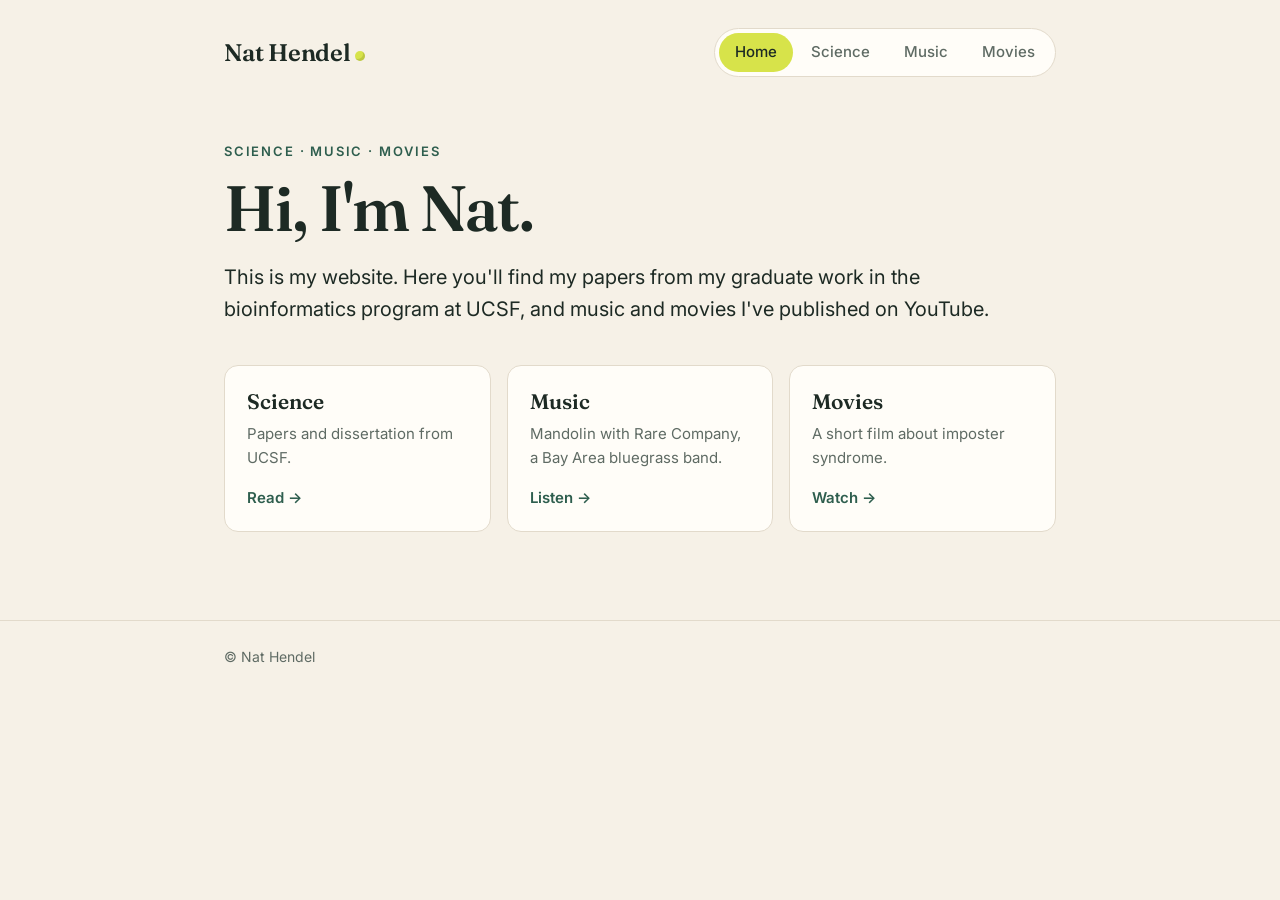
<file: index.html>
<!doctype html>
<html lang="en">
<head>
  <meta charset="utf-8">
  <meta name="viewport" content="width=device-width, initial-scale=1">
  <title>Nat Hendel</title>
  <meta name="description" content="Nat Hendel's homepage: science, music and movies.">
  <link rel="preconnect" href="https://fonts.googleapis.com">
  <link rel="preconnect" href="https://fonts.gstatic.com" crossorigin>
  <link href="https://fonts.googleapis.com/css2?family=Fraunces:opsz,wght@9..144,500;9..144,600&family=Inter:wght@400;500;600&display=swap" rel="stylesheet">
  <link rel="stylesheet" href="/style.css">
</head>
<body>
  <header class="site-header">
    <div class="wrap">
      <a class="name" href="/">Nat Hendel<span class="dot" aria-hidden="true"></span></a>
      <nav aria-label="Main">
      <ul class="tabs">
        <li><a href="/" aria-current="page">Home</a></li>
        <li><a href="/science/">Science</a></li>
        <li><a href="/music/">Music</a></li>
        <li><a href="/movies/">Movies</a></li>
      </ul>
      </nav>
    </div>
  </header>

  <main class="wrap">
    <p class="eyebrow">Science · Music · Movies</p>
    <h1>Hi, I'm Nat.</h1>
    <p class="lead">This is my website. Here you'll find my papers from my graduate work in the bioinformatics program at UCSF, and music and movies I've published on YouTube.</p>

    <div class="cards">
      <a class="card" href="/science/">
        <h3>Science</h3>
        <p>Papers and dissertation from UCSF.</p>
        <span class="arrow">Read →</span>
      </a>
      <a class="card" href="/music/">
        <h3>Music</h3>
        <p>Mandolin with Rare Company, a Bay Area bluegrass band.</p>
        <span class="arrow">Listen →</span>
      </a>
      <a class="card" href="/movies/">
        <h3>Movies</h3>
        <p>A short film about imposter syndrome.</p>
        <span class="arrow">Watch →</span>
      </a>
    </div>
  </main>

  <footer><div class="wrap">© Nat Hendel</div></footer>
</body>
</html>
</file>
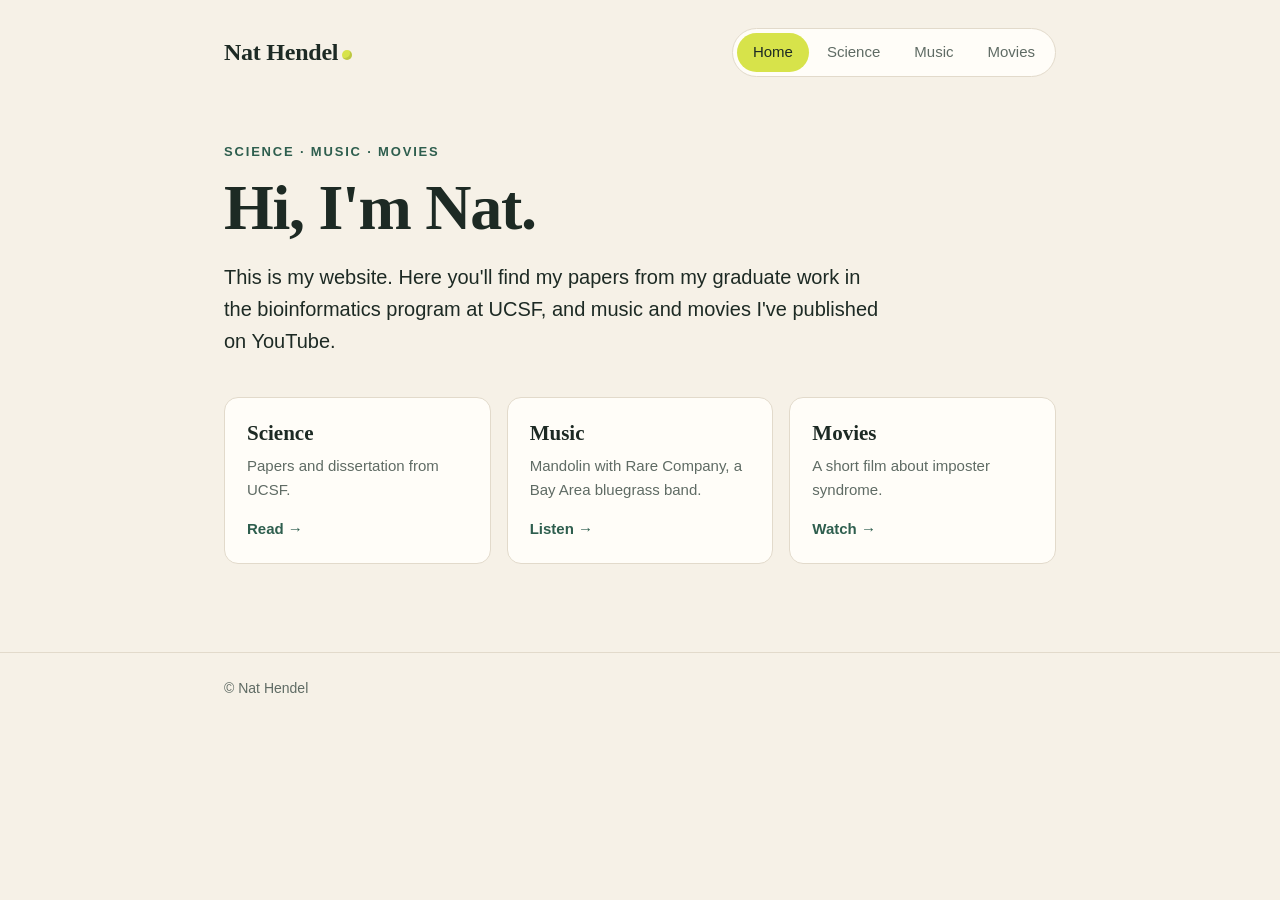
<file: home/index.html>
<!doctype html>
<html lang="en">
<head>
  <meta charset="utf-8">
  <title>Nat Hendel</title>
  <link rel="canonical" href="https://www.nathendel.com/">
  <meta http-equiv="refresh" content="0; url=/">
</head>
<body><p><a href="/">This page has moved.</a></p></body>
</html>
</file>
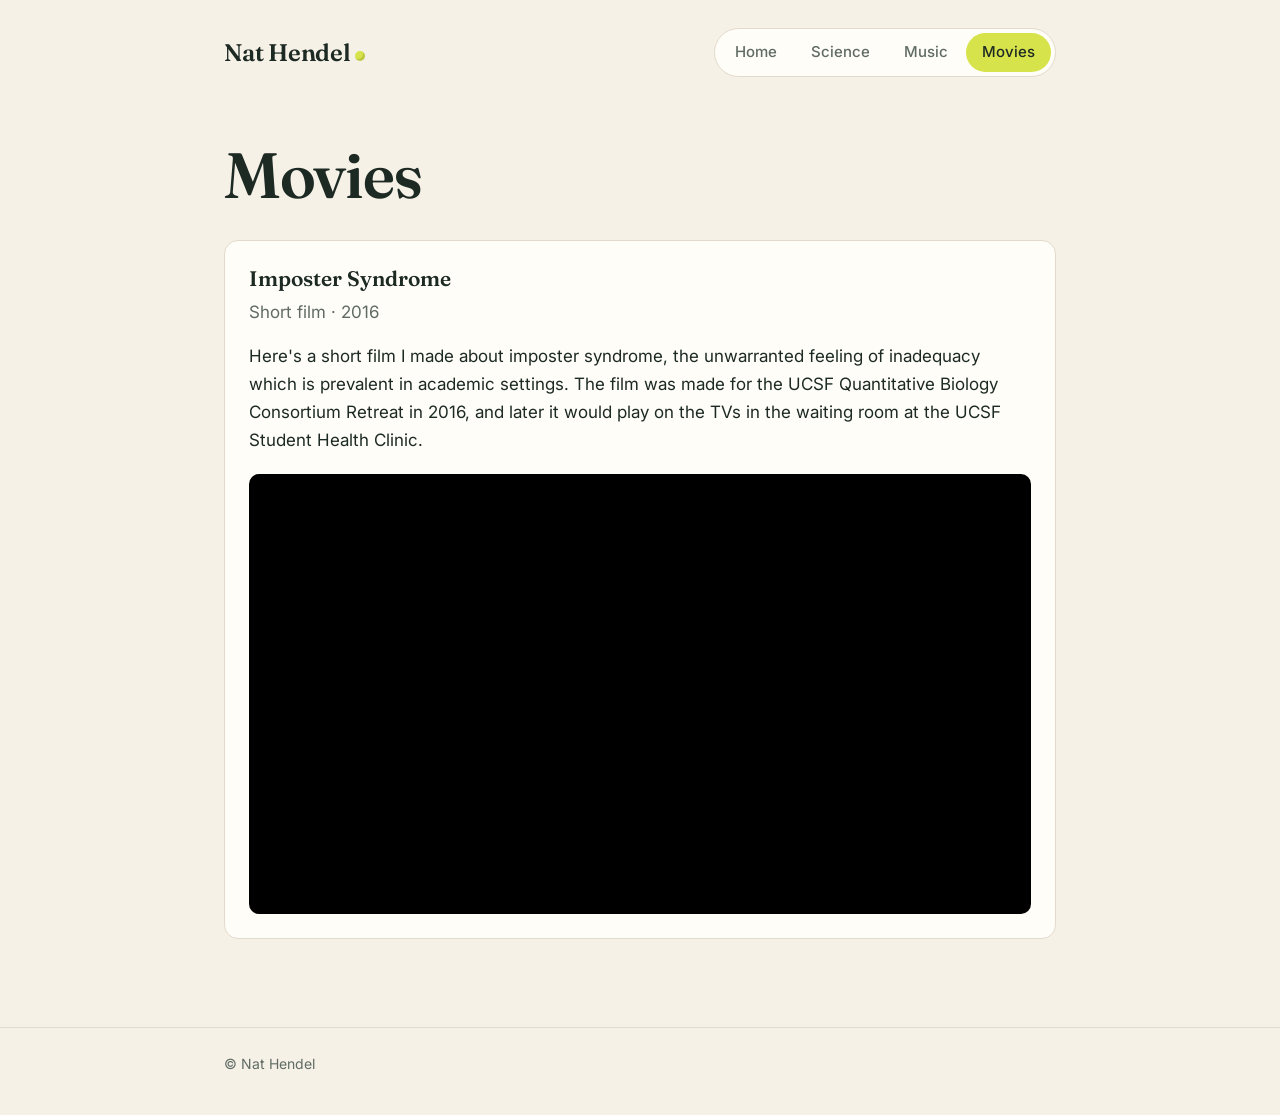
<file: movies/index.html>
<!doctype html>
<html lang="en">
<head>
  <meta charset="utf-8">
  <meta name="viewport" content="width=device-width, initial-scale=1">
  <title>Movies · Nat Hendel</title>
  <meta name="description" content="Imposter Syndrome, a short film by Nat Hendel.">
  <link rel="preconnect" href="https://fonts.googleapis.com">
  <link rel="preconnect" href="https://fonts.gstatic.com" crossorigin>
  <link href="https://fonts.googleapis.com/css2?family=Fraunces:opsz,wght@9..144,500;9..144,600&family=Inter:wght@400;500;600&display=swap" rel="stylesheet">
  <link rel="stylesheet" href="/style.css">
</head>
<body>
  <header class="site-header">
    <div class="wrap">
      <a class="name" href="/">Nat Hendel<span class="dot" aria-hidden="true"></span></a>
      <nav aria-label="Main">
      <ul class="tabs">
        <li><a href="/">Home</a></li>
        <li><a href="/science/">Science</a></li>
        <li><a href="/music/">Music</a></li>
        <li><a href="/movies/" aria-current="page">Movies</a></li>
      </ul>
      </nav>
    </div>
  </header>

  <main class="wrap">
    <h1>Movies</h1>

    <div class="feature">
      <h3>Imposter Syndrome</h3>
      <p class="muted">Short film · 2016</p>
      <p>Here's a short film I made about imposter syndrome, the unwarranted feeling of inadequacy which is prevalent in academic settings. The film was made for the UCSF Quantitative Biology Consortium Retreat in 2016, and later it would play on the TVs in the waiting room at the UCSF Student Health Clinic.</p>
      <div class="embed">
        <iframe src="https://www.youtube-nocookie.com/embed/-6Fg8EIqvpQ" title="Imposter Syndrome: a short film by Nat Hendel" allow="accelerometer; autoplay; clipboard-write; encrypted-media; gyroscope; picture-in-picture" referrerpolicy="strict-origin-when-cross-origin" allowfullscreen></iframe>
      </div>
    </div>
  </main>

  <footer><div class="wrap">© Nat Hendel</div></footer>
</body>
</html>
</file>
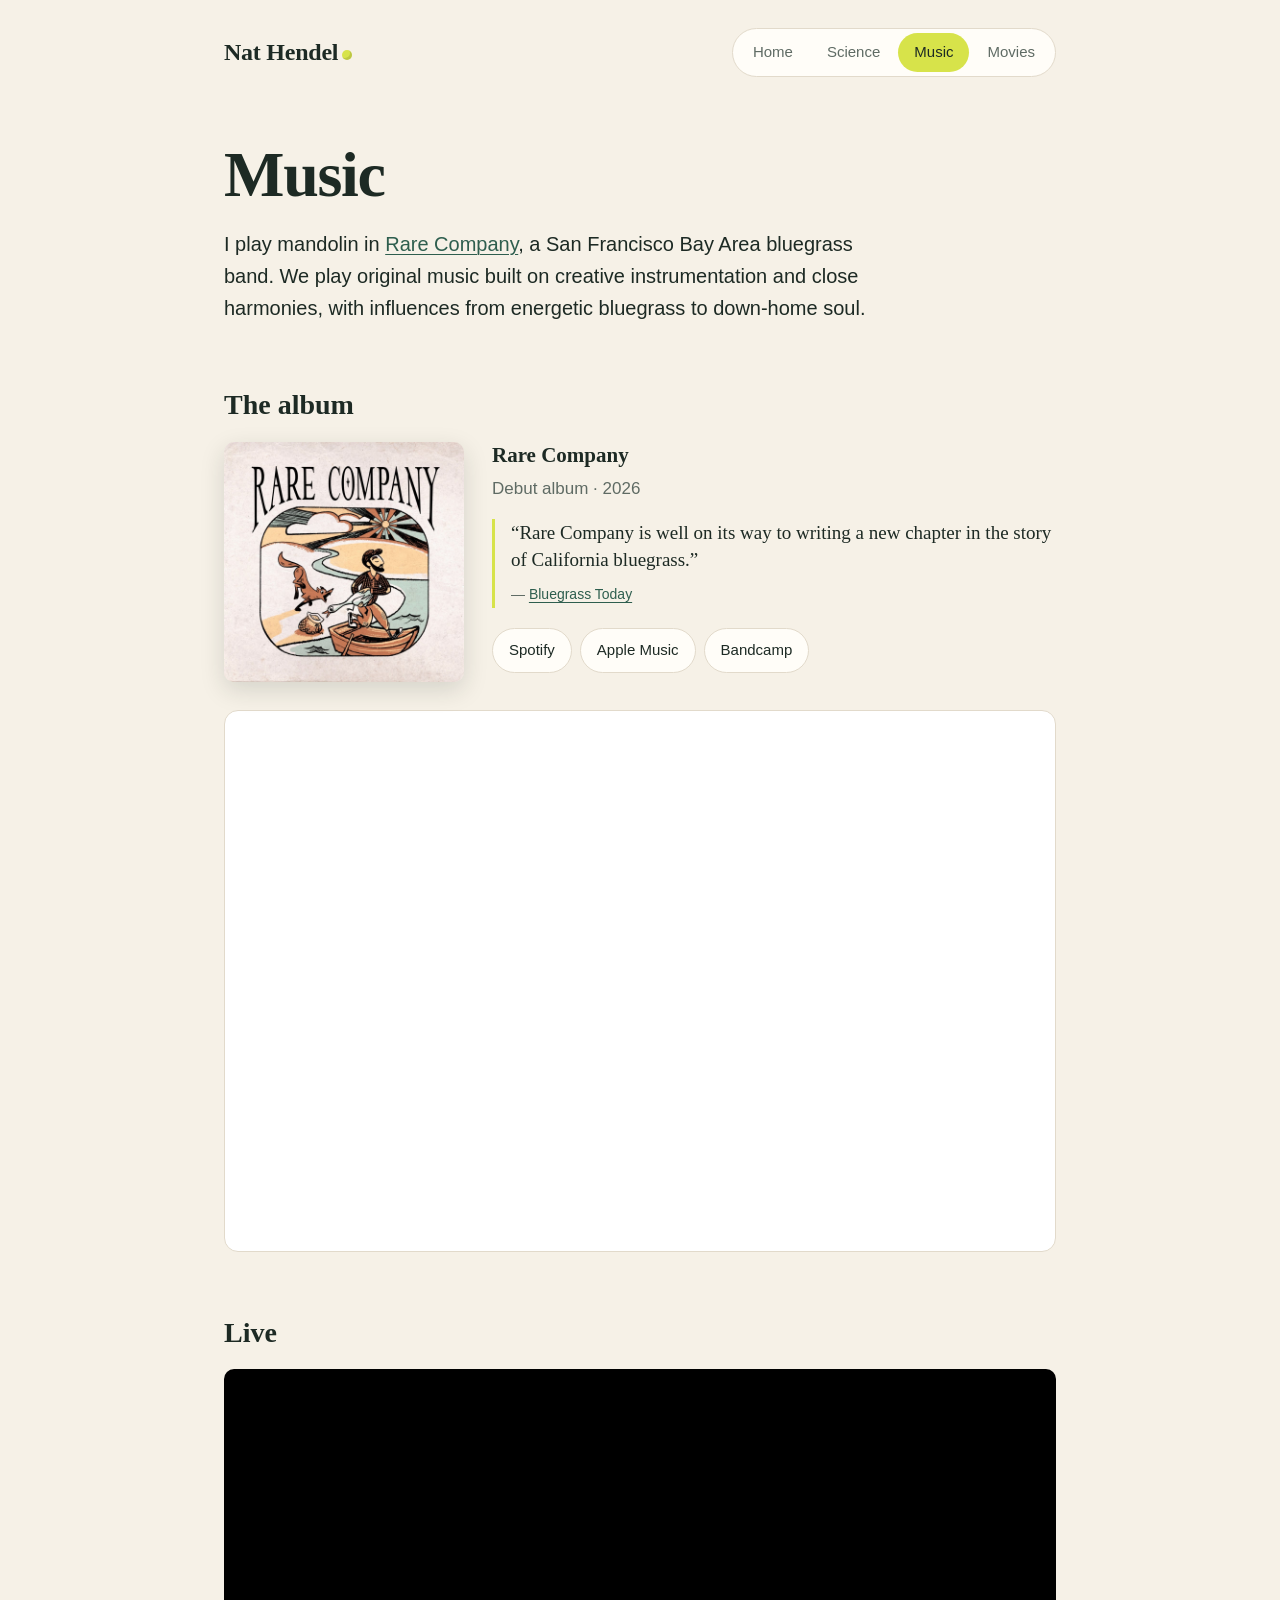
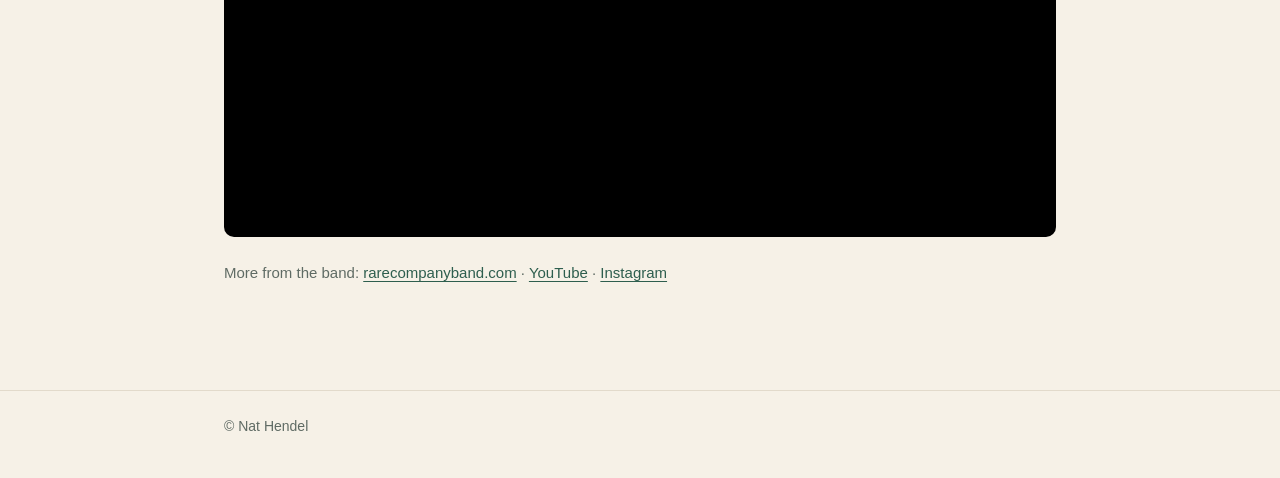
<file: music-movies/index.html>
<!doctype html>
<html lang="en">
<head>
  <meta charset="utf-8">
  <title>Nat Hendel</title>
  <link rel="canonical" href="https://www.nathendel.com/music/">
  <meta http-equiv="refresh" content="0; url=/music/">
</head>
<body><p><a href="/music/">This page has moved.</a></p></body>
</html>
</file>
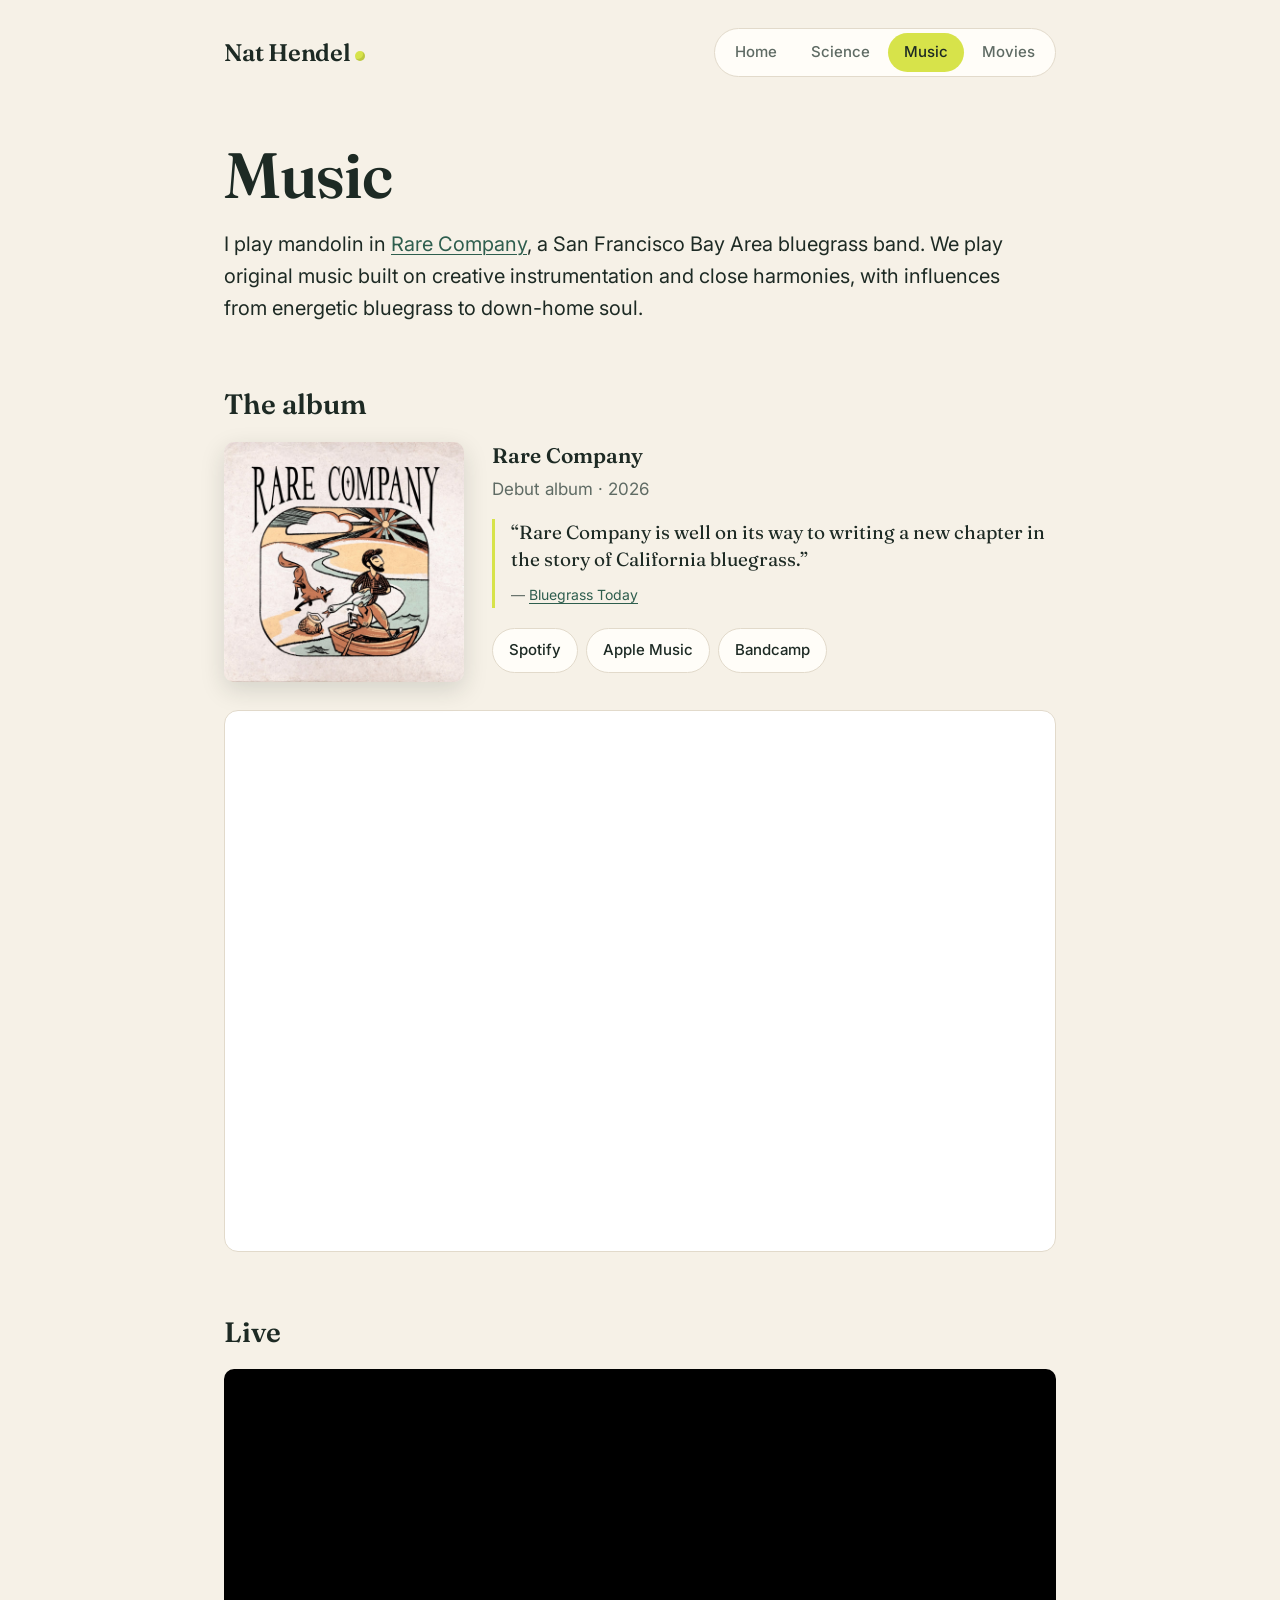
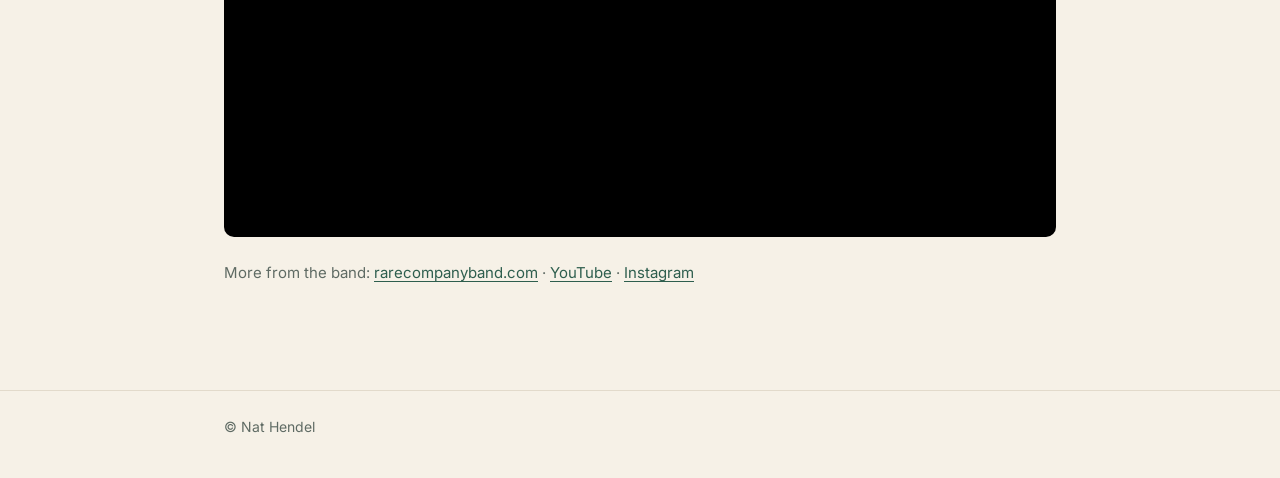
<file: music/index.html>
<!doctype html>
<html lang="en">
<head>
  <meta charset="utf-8">
  <meta name="viewport" content="width=device-width, initial-scale=1">
  <title>Music · Nat Hendel</title>
  <meta name="description" content="Nat Hendel plays mandolin in Rare Company, a San Francisco Bay Area bluegrass band.">
  <link rel="preconnect" href="https://fonts.googleapis.com">
  <link rel="preconnect" href="https://fonts.gstatic.com" crossorigin>
  <link href="https://fonts.googleapis.com/css2?family=Fraunces:opsz,wght@9..144,500;9..144,600&family=Inter:wght@400;500;600&display=swap" rel="stylesheet">
  <link rel="stylesheet" href="/style.css">
</head>
<body>
  <header class="site-header">
    <div class="wrap">
      <a class="name" href="/">Nat Hendel<span class="dot" aria-hidden="true"></span></a>
      <nav aria-label="Main">
      <ul class="tabs">
        <li><a href="/">Home</a></li>
        <li><a href="/science/">Science</a></li>
        <li><a href="/music/" aria-current="page">Music</a></li>
        <li><a href="/movies/">Movies</a></li>
      </ul>
      </nav>
    </div>
  </header>

  <main class="wrap">
    <h1>Music</h1>
    <p class="lead">I play mandolin in <a href="https://rarecompanyband.com/">Rare Company</a>, a San Francisco Bay Area bluegrass band. We play original music built on creative instrumentation and close harmonies, with influences from energetic bluegrass to down-home soul.</p>

    <h2>The album</h2>
    <div class="album">
      <img class="album-cover" src="/assets/images/rare-company-album.jpg" alt="Rare Company album artwork" width="1000" height="1000">
      <div>
        <h3>Rare Company</h3>
        <p class="muted">Debut album · 2026</p>
        <blockquote class="quote">
          <p>“Rare Company is well on its way to writing a new chapter in the story of California bluegrass.”</p>
          <cite><a href="https://bluegrasstoday.com/self-titled-rare-company/">Bluegrass Today</a></cite>
        </blockquote>
        <div class="buttons">
          <a class="button" href="https://open.spotify.com/album/5zx191hx9XzHqg9m8M5ag6">Spotify</a>
          <a class="button" href="https://music.apple.com/us/album/rare-company/1878167831">Apple Music</a>
          <a class="button" href="https://rarecompany.bandcamp.com/album/rare-company">Bandcamp</a>
        </div>
      </div>
    </div>

    <div class="bandcamp">
      <iframe src="https://bandcamp.com/EmbeddedPlayer/album=3678672776/size=large/bgcol=ffffff/linkcol=2e5e4e/tracklist=true/artwork=none/transparent=true/" title="Rare Company album player" seamless></iframe>
    </div>

    <h2>Live</h2>
    <div class="embed">
      <iframe src="https://www.youtube-nocookie.com/embed/FDAQdA58oh0" title="Rare Company live video" allow="accelerometer; autoplay; clipboard-write; encrypted-media; gyroscope; picture-in-picture" referrerpolicy="strict-origin-when-cross-origin" allowfullscreen></iframe>
    </div>

    <p class="more-links">More from the band: <a href="https://rarecompanyband.com/">rarecompanyband.com</a> · <a href="https://www.youtube.com/@RareCompanyBand">YouTube</a> · <a href="https://www.instagram.com/rarecompanyband/">Instagram</a></p>
  </main>

  <footer><div class="wrap">© Nat Hendel</div></footer>
</body>
</html>
</file>
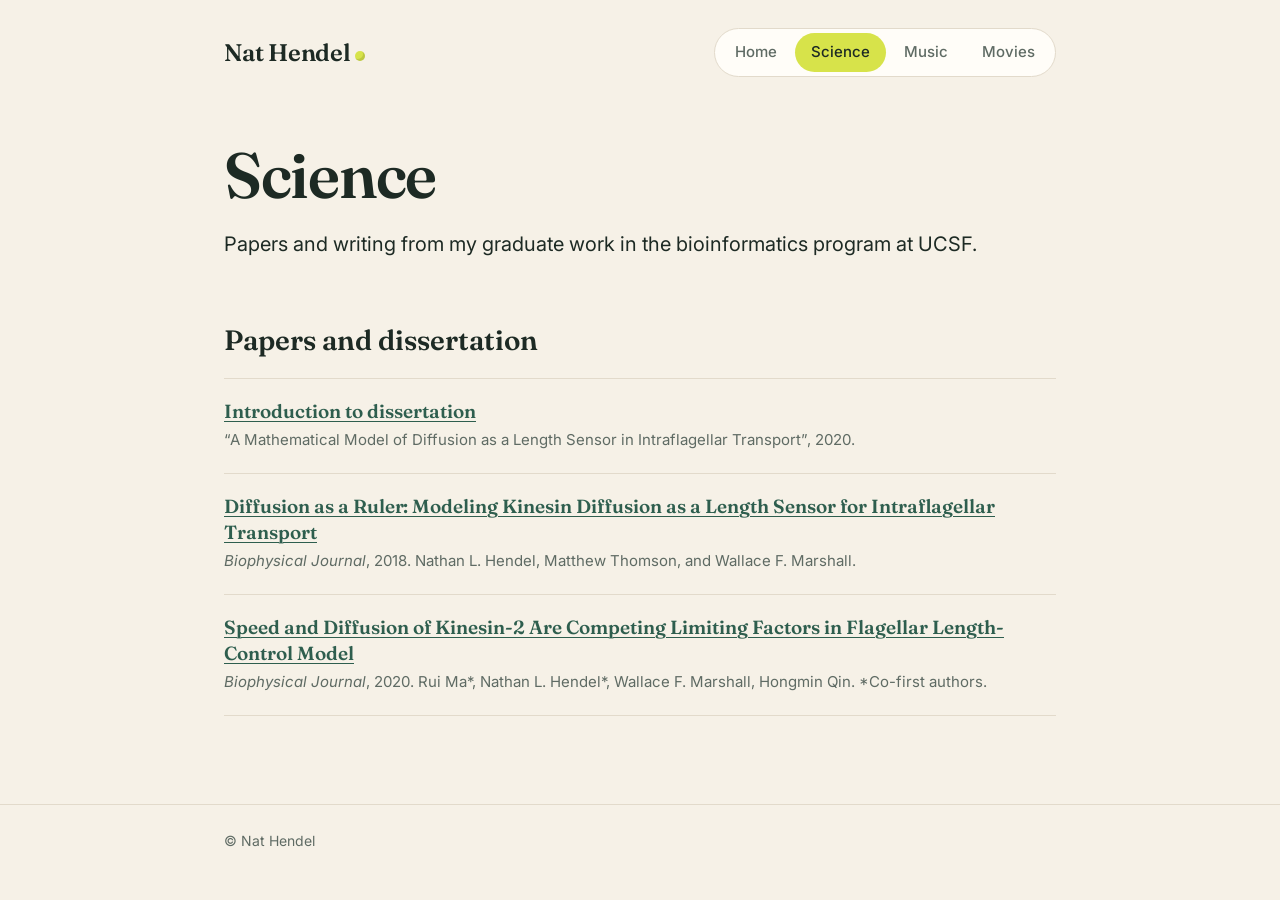
<file: science/index.html>
<!doctype html>
<html lang="en">
<head>
  <meta charset="utf-8">
  <meta name="viewport" content="width=device-width, initial-scale=1">
  <title>Science · Nat Hendel</title>
  <meta name="description" content="Papers and dissertation by Nathan L. Hendel on modeling flagellar length control.">
  <link rel="preconnect" href="https://fonts.googleapis.com">
  <link rel="preconnect" href="https://fonts.gstatic.com" crossorigin>
  <link href="https://fonts.googleapis.com/css2?family=Fraunces:opsz,wght@9..144,500;9..144,600&family=Inter:wght@400;500;600&display=swap" rel="stylesheet">
  <link rel="stylesheet" href="/style.css">
</head>
<body>
  <header class="site-header">
    <div class="wrap">
      <a class="name" href="/">Nat Hendel<span class="dot" aria-hidden="true"></span></a>
      <nav aria-label="Main">
      <ul class="tabs">
        <li><a href="/">Home</a></li>
        <li><a href="/science/" aria-current="page">Science</a></li>
        <li><a href="/music/">Music</a></li>
        <li><a href="/movies/">Movies</a></li>
      </ul>
      </nav>
    </div>
  </header>

  <main class="wrap">
    <h1>Science</h1>
    <p class="lead">Papers and writing from my graduate work in the bioinformatics program at UCSF.</p>

    <h2>Papers and dissertation</h2>
    <ul class="pubs">
      <li>
        <div class="title"><a href="/scientific-writing-and-papers/introduction-to-dissertation/">Introduction to dissertation</a></div>
        <div class="meta">“A Mathematical Model of Diffusion as a Length Sensor in Intraflagellar Transport”, 2020.</div>
      </li>
      <li>
        <div class="title"><a href="https://www.ncbi.nlm.nih.gov/pmc/articles/PMC5985012/">Diffusion as a Ruler: Modeling Kinesin Diffusion as a Length Sensor for Intraflagellar Transport</a></div>
        <div class="meta"><em>Biophysical Journal</em>, 2018. Nathan L. Hendel, Matthew Thomson, and Wallace F. Marshall.</div>
      </li>
      <li>
        <div class="title"><a href="https://pubmed.ncbi.nlm.nih.gov/32365327/">Speed and Diffusion of Kinesin-2 Are Competing Limiting Factors in Flagellar Length-Control Model</a></div>
        <div class="meta"><em>Biophysical Journal</em>, 2020. Rui Ma*, Nathan L. Hendel*, Wallace F. Marshall, Hongmin Qin. *Co-first authors.</div>
      </li>
    </ul>
  </main>

  <footer><div class="wrap">© Nat Hendel</div></footer>
</body>
</html>
</file>
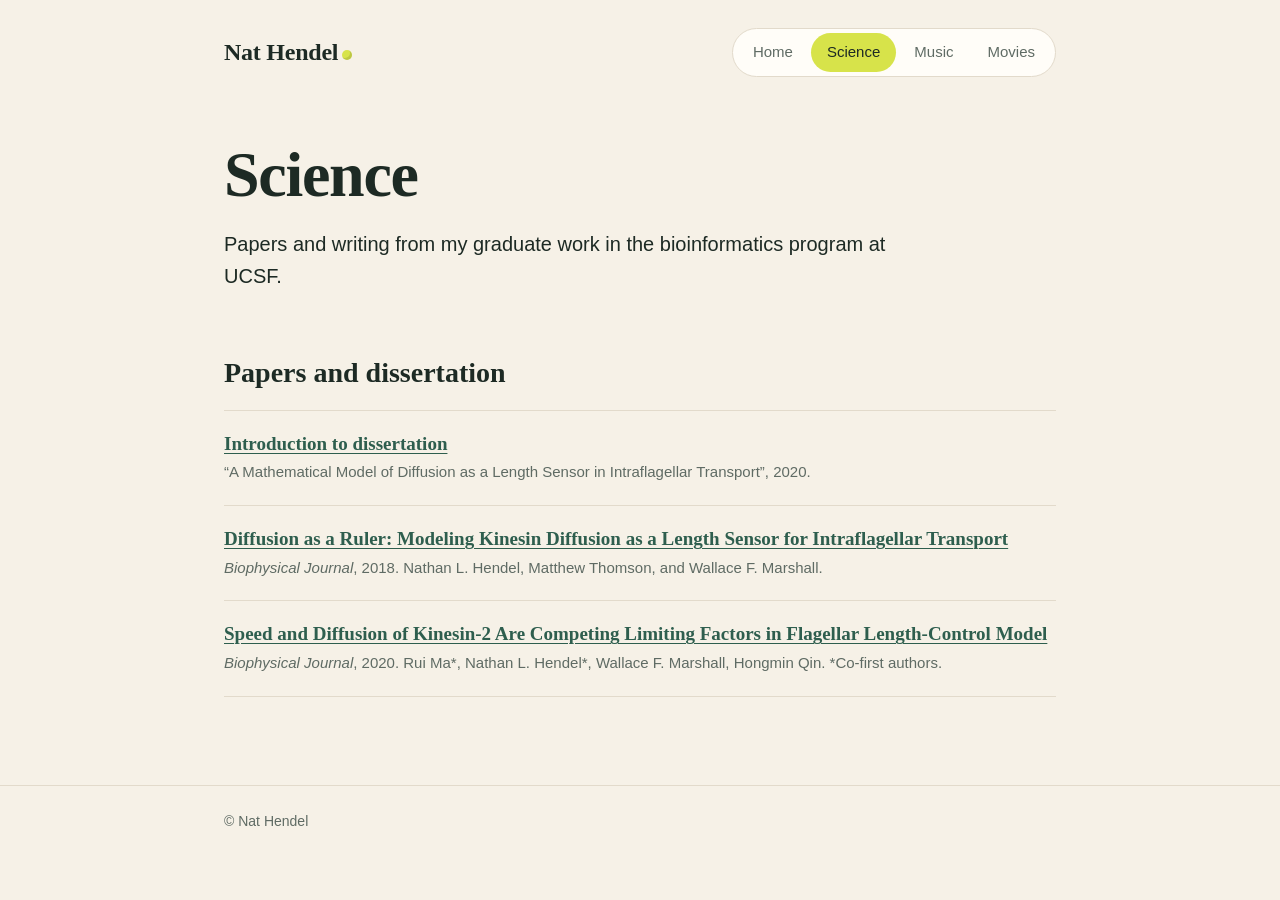
<file: scientific-writing-and-papers/index.html>
<!doctype html>
<html lang="en">
<head>
  <meta charset="utf-8">
  <title>Nat Hendel</title>
  <link rel="canonical" href="https://www.nathendel.com/science/">
  <meta http-equiv="refresh" content="0; url=/science/">
</head>
<body><p><a href="/science/">This page has moved.</a></p></body>
</html>
</file>
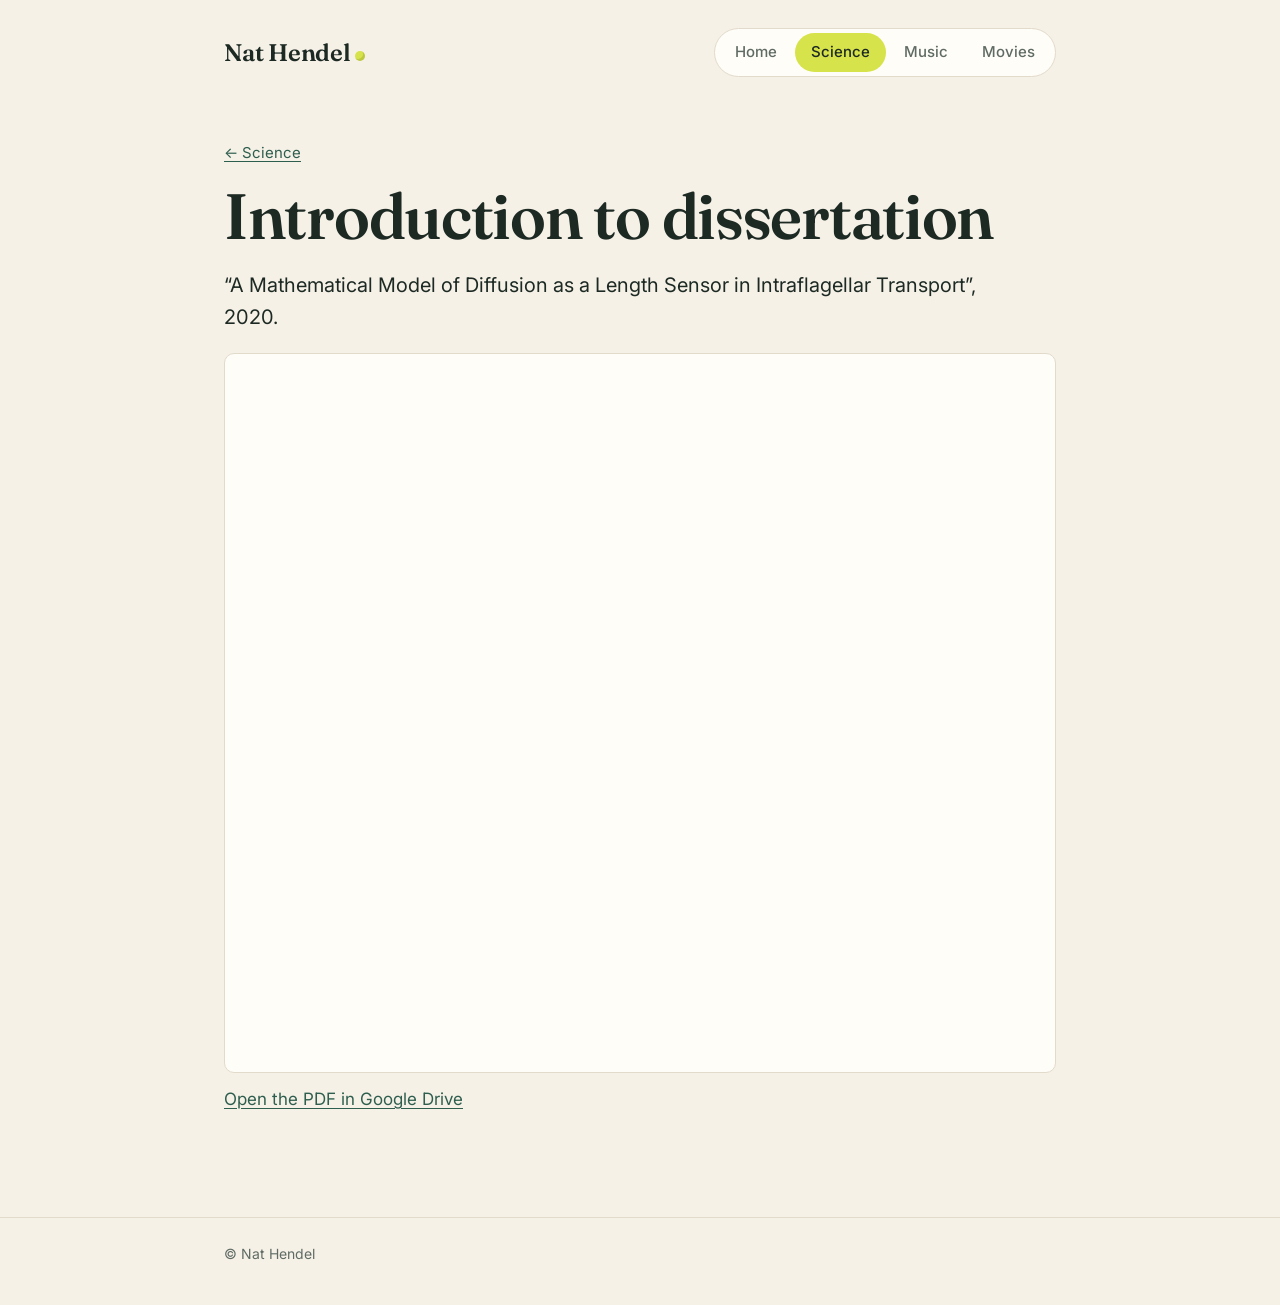
<file: scientific-writing-and-papers/introduction-to-dissertation/index.html>
<!doctype html>
<html lang="en">
<head>
  <meta charset="utf-8">
  <meta name="viewport" content="width=device-width, initial-scale=1">
  <title>Introduction to dissertation · Nat Hendel</title>
  <meta name="description" content="Introduction to the dissertation “A Mathematical Model of Diffusion as a Length Sensor in Intraflagellar Transport” (2020).">
  <link rel="preconnect" href="https://fonts.googleapis.com">
  <link rel="preconnect" href="https://fonts.gstatic.com" crossorigin>
  <link href="https://fonts.googleapis.com/css2?family=Fraunces:opsz,wght@9..144,500;9..144,600&family=Inter:wght@400;500;600&display=swap" rel="stylesheet">
  <link rel="stylesheet" href="/style.css">
</head>
<body>
  <header class="site-header">
    <div class="wrap">
      <a class="name" href="/">Nat Hendel<span class="dot" aria-hidden="true"></span></a>
      <nav aria-label="Main">
      <ul class="tabs">
        <li><a href="/">Home</a></li>
        <li><a href="/science/" aria-current="page">Science</a></li>
        <li><a href="/music/">Music</a></li>
        <li><a href="/movies/">Movies</a></li>
      </ul>
      </nav>
    </div>
  </header>

  <main class="wrap">
    <p class="breadcrumb"><a href="/science/">← Science</a></p>
    <h1>Introduction to dissertation</h1>
    <p class="lead">“A Mathematical Model of Diffusion as a Length Sensor in Intraflagellar Transport”, 2020.</p>

    <div class="embed doc">
      <iframe src="https://drive.google.com/file/d/1hxCzczHhr_b-uh5aotKnFBdNlCHMkXNu/preview" title="Introduction to dissertation (PDF)" allow="autoplay"></iframe>
    </div>
    <p class="muted" style="margin-top:12px"><a href="https://drive.google.com/file/d/1hxCzczHhr_b-uh5aotKnFBdNlCHMkXNu/view">Open the PDF in Google Drive</a></p>
  </main>

  <footer><div class="wrap">© Nat Hendel</div></footer>
</body>
</html>
</file>
<file: style.css>
/* ============================================================
   nathendel.com: shared styles
   Colors are tokens below; change them here to restyle the site.
   ============================================================ */

:root {
  --bg: #f6f1e7;          /* warm paper */
  --surface: #fffdf8;     /* cards */
  --ink: #1d2a24;         /* main text */
  --muted: #5f6b64;       /* secondary text */
  --rule: #e2dacb;        /* lines and borders */
  --accent: #2e5e4e;      /* links, headings accents (court green) */
  --accent-ink: #1f4236;  /* link hover */
  --ball: #d7e34a;        /* yellow-green highlight (active tab, dot) */
  --display: "Fraunces", Georgia, "Times New Roman", serif;
  --sans: "Inter", -apple-system, BlinkMacSystemFont, "Segoe UI", sans-serif;
  --radius: 14px;
}

@media (prefers-color-scheme: dark) {
  :root {
    --bg: #151a17;
    --surface: #1c231f;
    --ink: #ece6da;
    --muted: #a3aba5;
    --rule: #2b342f;
    --accent: #9fd0b9;
    --accent-ink: #c4e6d6;
    --ball: #d7e34a;
  }
}

*, *::before, *::after { box-sizing: border-box; }
html { -webkit-text-size-adjust: 100%; }

body {
  margin: 0;
  background: var(--bg);
  color: var(--ink);
  font-family: var(--sans);
  font-size: 17px;
  line-height: 1.65;
}

a { color: var(--accent); text-underline-offset: 3px; text-decoration-thickness: 1px; }
a:hover { color: var(--accent-ink); text-decoration-thickness: 2px; }

.wrap { max-width: 880px; margin: 0 auto; padding: 0 24px; }

/* ---------- Header and tabs ---------- */
.site-header { padding: 28px 0 0; }

.site-header .wrap {
  display: flex;
  flex-wrap: wrap;
  align-items: center;
  justify-content: space-between;
  gap: 16px 24px;
}

.name {
  font-family: var(--display);
  font-size: 24px;
  font-weight: 600;
  letter-spacing: -0.01em;
  color: var(--ink);
  text-decoration: none;
}
.name:hover { color: var(--ink); }
.name .dot {
  display: inline-block;
  width: 10px; height: 10px;
  margin-left: 4px;
  border-radius: 50%;
  background: var(--ball);
  box-shadow: inset -2px -2px 0 rgba(0,0,0,.12);
}

.tabs {
  list-style: none;
  margin: 0;
  padding: 4px;
  display: flex;
  gap: 2px;
  background: var(--surface);
  border: 1px solid var(--rule);
  border-radius: 999px;
}

.tabs a {
  display: block;
  padding: 7px 16px;
  border-radius: 999px;
  font-size: 15px;
  font-weight: 500;
  color: var(--muted);
  text-decoration: none;
  transition: background .15s, color .15s;
}
.tabs a:hover { color: var(--ink); background: var(--bg); }
.tabs a[aria-current="page"] { color: #1d2a24; background: var(--ball); }

/* ---------- Page body ---------- */
main.wrap { padding-top: 64px; padding-bottom: 88px; }

.eyebrow {
  font-size: 13px;
  font-weight: 600;
  letter-spacing: .14em;
  text-transform: uppercase;
  color: var(--accent);
  margin: 0 0 12px;
}

h1 {
  font-family: var(--display);
  font-weight: 600;
  font-size: clamp(40px, 7vw, 64px);
  line-height: 1.05;
  letter-spacing: -0.02em;
  margin: 0 0 20px;
}

h2 {
  font-family: var(--display);
  font-weight: 600;
  font-size: 28px;
  line-height: 1.2;
  margin: 64px 0 20px;
}

h3 {
  font-family: var(--display);
  font-weight: 600;
  font-size: 21px;
  line-height: 1.3;
  margin: 0 0 6px;
}

p { margin: 0 0 16px; }

.lead { font-size: 20px; line-height: 1.6; max-width: 60ch; }
.muted { color: var(--muted); }

/* ---------- Cards (Home sections) ---------- */
.cards {
  display: grid;
  grid-template-columns: repeat(3, 1fr);
  gap: 16px;
  margin-top: 40px;
}

.card {
  display: block;
  padding: 22px 22px 20px;
  background: var(--surface);
  border: 1px solid var(--rule);
  border-radius: var(--radius);
  color: var(--ink);
  text-decoration: none;
  transition: transform .15s, border-color .15s;
}
.card:hover { color: var(--ink); transform: translateY(-2px); border-color: var(--accent); }
.card .arrow { color: var(--accent); font-weight: 600; font-size: 15px; }
.card p { color: var(--muted); font-size: 15px; margin: 0 0 12px; }

/* ---------- Papers ---------- */
.pubs { list-style: none; margin: 0; padding: 0; border-top: 1px solid var(--rule); }
.pubs li { padding: 20px 0; border-bottom: 1px solid var(--rule); }
.pubs .title { font-family: var(--display); font-size: 19px; font-weight: 600; line-height: 1.35; }
.pubs .meta { color: var(--muted); font-size: 15px; margin-top: 4px; }

/* ---------- Media ---------- */
.feature {
  background: var(--surface);
  border: 1px solid var(--rule);
  border-radius: var(--radius);
  padding: 24px;
  margin-top: 32px;
}
.feature p:last-child { margin-bottom: 0; }

.embed {
  position: relative;
  width: 100%;
  aspect-ratio: 16 / 9;
  margin: 20px 0 0;
  border-radius: 10px;
  overflow: hidden;
  background: #000;
}
.embed.doc { aspect-ratio: auto; height: 80vh; min-height: 480px; background: var(--surface); border: 1px solid var(--rule); }
.embed iframe { position: absolute; inset: 0; width: 100%; height: 100%; border: 0; }

.placeholder {
  border: 2px dashed var(--rule);
  border-radius: var(--radius);
  padding: 32px 24px;
  text-align: center;
  color: var(--muted);
  margin-top: 32px;
}

.breadcrumb { font-size: 15px; margin: 0 0 16px; }

/* ---------- Footer ---------- */
footer { border-top: 1px solid var(--rule); padding: 24px 0 40px; color: var(--muted); font-size: 14px; }

/* ---------- Small screens ---------- */
@media (max-width: 700px) {
  .cards { grid-template-columns: 1fr; }
}

@media (max-width: 520px) {
  body { font-size: 16px; }
  .wrap { padding: 0 16px; }
  .site-header { padding-top: 20px; }
  .site-header .wrap { flex-direction: column; align-items: flex-start; }
  .tabs { width: 100%; justify-content: space-between; }
  .tabs a { padding: 7px 9px; font-size: 14px; }
  main.wrap { padding-top: 40px; padding-bottom: 56px; }
  .lead { font-size: 18px; }
  .feature { padding: 18px; }
}

/* ---------- Music page ---------- */
.album {
  display: grid;
  grid-template-columns: 240px 1fr;
  gap: 28px;
  align-items: start;
}
.album-cover { width: 100%; height: auto; border-radius: 10px; box-shadow: 0 8px 24px rgba(29, 42, 36, .15); }
.quote { margin: 16px 0 20px; padding-left: 16px; border-left: 3px solid var(--ball); }
.quote p { font-family: var(--display); font-size: 19px; line-height: 1.45; margin: 0 0 6px; }
.quote cite { font-style: normal; font-size: 14px; color: var(--muted); }
.quote cite::before { content: "— "; }

.buttons { display: flex; flex-wrap: wrap; gap: 8px; }
.button {
  display: inline-block;
  padding: 9px 16px;
  border-radius: 999px;
  border: 1px solid var(--rule);
  background: var(--surface);
  color: var(--ink);
  font-size: 15px;
  font-weight: 500;
  text-decoration: none;
}
.button:hover { color: var(--ink); border-color: var(--accent); background: var(--bg); }

.bandcamp {
  margin-top: 28px;
  background: #fff;
  border: 1px solid var(--rule);
  border-radius: var(--radius);
  overflow: hidden;
}
.bandcamp iframe { display: block; width: 100%; height: 540px; border: 0; }

.more-links { margin-top: 24px; color: var(--muted); font-size: 15px; }

@media (max-width: 600px) {
  .album { grid-template-columns: 1fr; }
  .album-cover { max-width: 280px; }
}
</file>
